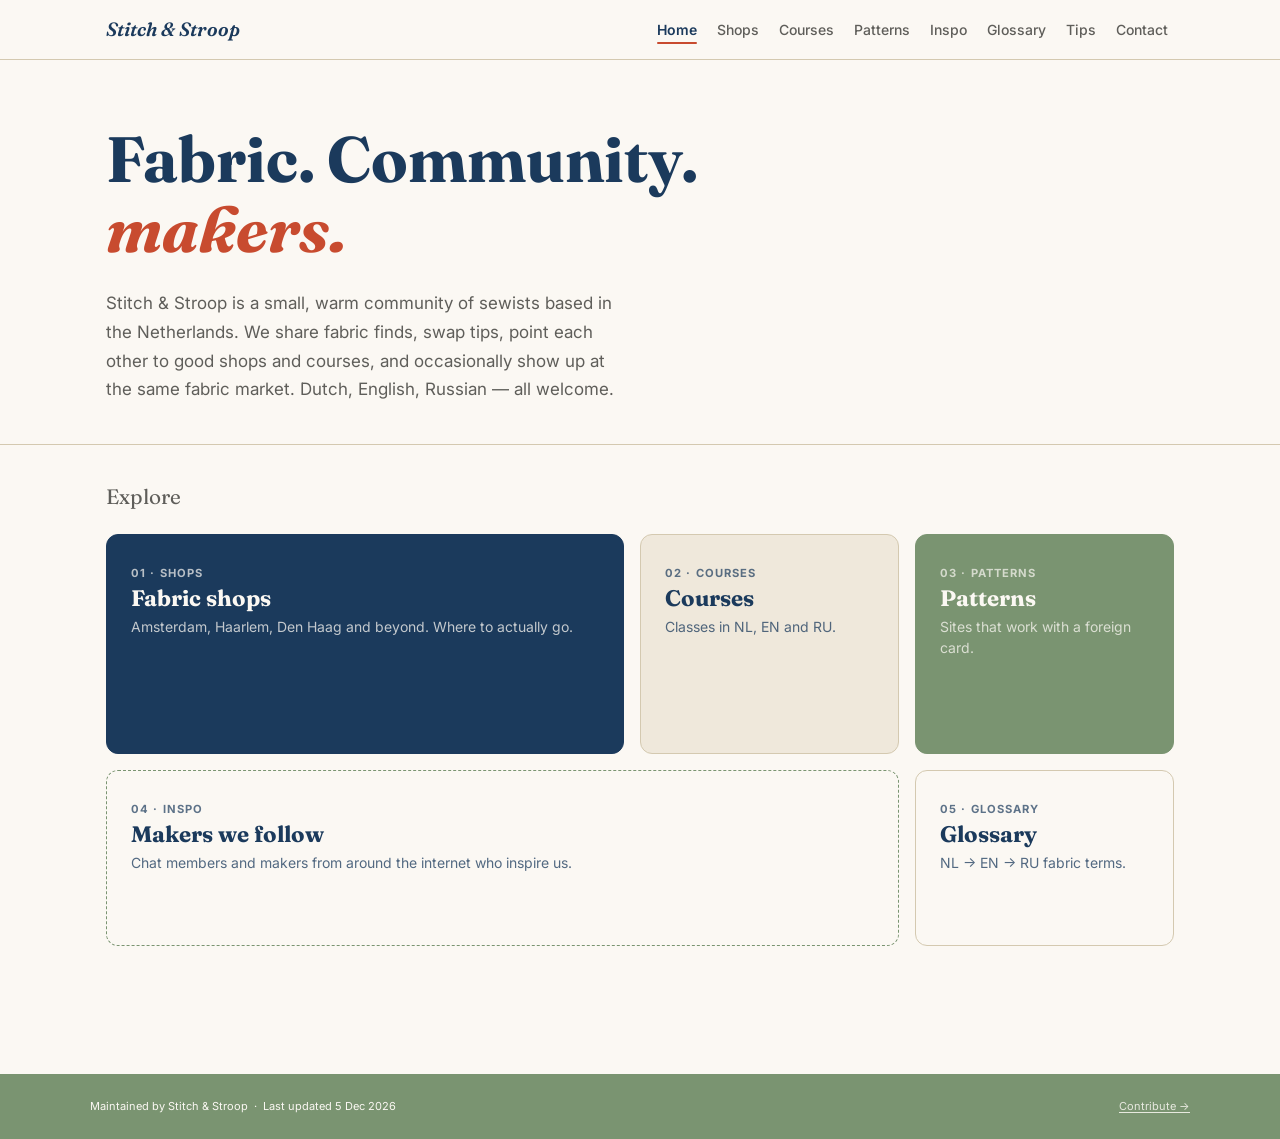
<file: index.html>
<!DOCTYPE html>
<html lang="en">
<head>
  <meta charset="UTF-8">
  <meta name="viewport" content="width=device-width, initial-scale=1.0">
  <title>Stitch &amp; Stroop — Netherlands Sewing Community</title>
  <meta name="description" content="A community for fabric lovers and sewists based in the Netherlands. Find shops, courses, patterns, and fellow makers.">
  <link rel="icon" type="image/svg+xml" href="assets/favicon.svg">
  <link rel="stylesheet" href="css/style.css">
</head>
<body>

  <!-- Nav injected by nav.js -->
  <div id="site-nav"></div>

  <main>

    <!-- Hero -->
    <section class="hero" aria-label="Welcome">
      <div class="container">
        <h1>Fabric. Community. <em>makers.</em></h1>
        <p class="hero-intro">
          Stitch &amp; Stroop is a small, warm community of sewists based in the Netherlands.
          We share fabric finds, swap tips, point each other to good shops and courses,
          and occasionally show up at the same fabric market.
          Dutch, English, Russian — all welcome.
        </p>
      </div>
    </section>

    <!-- Tile Grid -->
    <section class="tiles-section" id="explore" aria-label="Browse the community">
      <div class="container">
        <h2>Explore</h2>
        <div class="tile-grid" role="list">

          <a href="stores.html" class="tile tile--shops" role="listitem" aria-label="Fabric shops">
            <div>
              <span class="tile-eyebrow">01 &middot; Shops</span>
              <p class="tile-title">Fabric shops</p>
              <p class="tile-desc">Amsterdam, Haarlem, Den Haag and beyond. Where to actually go.</p>
            </div>
            <span class="tile-arrow" aria-hidden="true">&rarr;</span>
          </a>

          <a href="courses.html" class="tile tile--courses" role="listitem" aria-label="Sewing courses">
            <div>
              <span class="tile-eyebrow">02 &middot; Courses</span>
              <p class="tile-title">Courses</p>
              <p class="tile-desc">Classes in NL, EN and RU.</p>
            </div>
            <span class="tile-arrow" aria-hidden="true">&rarr;</span>
          </a>

          <a href="patterns.html" class="tile tile--patterns" role="listitem" aria-label="Pattern websites">
            <div>
              <span class="tile-eyebrow">03 &middot; Patterns</span>
              <p class="tile-title">Patterns</p>
              <p class="tile-desc">Sites that work with a foreign card.</p>
            </div>
            <span class="tile-arrow" aria-hidden="true">&rarr;</span>
          </a>

          <a href="inspiration.html" class="tile tile--inspo" role="listitem" aria-label="Makers we follow">
            <div>
              <span class="tile-eyebrow">04 &middot; Inspo</span>
              <p class="tile-title">Makers we follow</p>
              <p class="tile-desc">Chat members and makers from around the internet who inspire us.</p>
            </div>
            <span class="tile-arrow" aria-hidden="true">&rarr;</span>
          </a>

          <a href="glossary.html" class="tile tile--glossary" role="listitem" aria-label="Fabric glossary">
            <div>
              <span class="tile-eyebrow">05 &middot; Glossary</span>
              <p class="tile-title">Glossary</p>
              <p class="tile-desc">NL &rarr; EN &rarr; RU fabric terms.</p>
            </div>
            <span class="tile-arrow" aria-hidden="true">&rarr;</span>
          </a>

        </div>
      </div>
    </section>

  </main>

  <!-- Footer injected by nav.js -->
  <div id="site-footer"></div>

  <noscript>
    <div class="container">
      <div class="noscript-warning">
        This site uses JavaScript to load content. Please enable JavaScript to see shop listings, maps, courses, and more.
      </div>
    </div>
  </noscript>

  <script type="module" src="js/nav.js"></script>

</body>
</html>
</file>
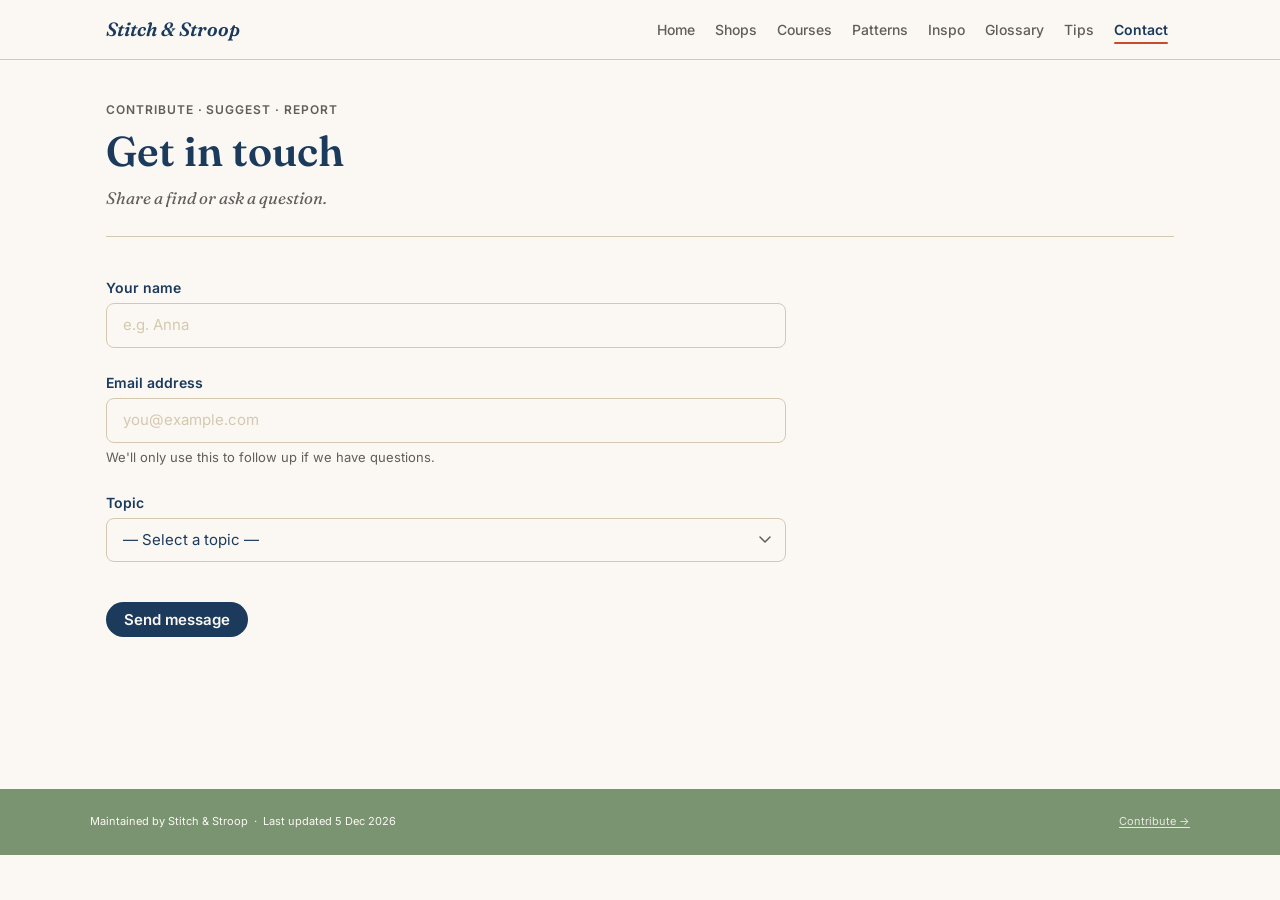
<file: contact.html>
<!DOCTYPE html>
<html lang="en">
<head>
  <meta charset="UTF-8">
  <meta name="viewport" content="width=device-width, initial-scale=1.0">
  <title>Contact — Stitch &amp; Stroop</title>
  <meta name="description" content="Share a fabric shop find, suggest a course, or ask a question. Help keep Stitch &amp; Stroop useful for everyone.">
  <link rel="icon" type="image/svg+xml" href="assets/favicon.svg">
  <link rel="stylesheet" href="css/style.css">
</head>
<body>

  <div id="site-nav"></div>

  <main>
    <div class="container">

      <header class="page-header">
        <span class="eyebrow">Contribute &middot; suggest &middot; report</span>
        <h1>Get in touch</h1>
        <p class="subtitle">Share a find or ask a question.</p>
      </header>

      <div class="form-section">

        <!-- Thank you message (hidden until form submitted) -->
        <div id="thank-you" class="thank-you" hidden aria-live="polite">
          <h2>Thank you!</h2>
          <p>Your message has been received. We'll review it and update the site if it's a good fit.</p>
          <p style="margin-top: var(--space-md);">
            <a href="index.html" class="btn btn-secondary btn-sm">Back to home</a>
          </p>
        </div>

        <!-- Contact form -->
        <form id="contact-form" action="https://formspree.io/f/xzdyrzdl" method="POST" novalidate>

          <!-- Always-visible fields -->
          <div class="form-group">
            <label for="name">Your name</label>
            <input type="text" id="name" name="name" required placeholder="e.g. Anna" autocomplete="name">
          </div>

          <div class="form-group">
            <label for="email">Email address</label>
            <input type="email" id="email" name="email" required placeholder="you@example.com" autocomplete="email">
            <span class="form-hint">We'll only use this to follow up if we have questions.</span>
          </div>

          <div class="form-group">
            <label for="topic">Topic</label>
            <select id="topic" name="topic" required>
              <option value="">— Select a topic —</option>
              <option value="suggest-store">Suggest a new store</option>
              <option value="suggest-course">Suggest a new course</option>
              <option value="suggest-pattern">Suggest a pattern site</option>
              <option value="suggest-inspo">Suggest an inspiration link</option>
              <option value="add-glossary">Add a glossary term</option>
              <option value="report-issue">Report a broken link or outdated info</option>
              <option value="general">General question</option>
            </select>
          </div>

          <!-- Fieldset: Suggest a store -->
          <fieldset id="fieldset-store" hidden>
            <div class="form-group">
              <label for="store-name">Shop name</label>
              <input type="text" id="store-name" name="store_name" placeholder="e.g. Stoffen Stad Amsterdam">
            </div>
            <div class="form-group">
              <label for="store-city">City</label>
              <input type="text" id="store-city" name="store_city" placeholder="e.g. Amsterdam">
            </div>
            <div class="form-group">
              <label for="store-website">Website (optional)</label>
              <input type="url" id="store-website" name="store_website" placeholder="https://…">
            </div>
            <div class="form-group">
              <label for="store-notes">Notes</label>
              <textarea id="store-notes" name="store_notes" placeholder="What makes it worth visiting? Any tips on opening hours, parking, payment?"></textarea>
            </div>
          </fieldset>

          <!-- Fieldset: Suggest a course -->
          <fieldset id="fieldset-course" hidden>
            <div class="form-group">
              <label for="course-name">Course or studio name</label>
              <input type="text" id="course-name" name="course_name" placeholder="e.g. Atelier de Naald">
            </div>
            <div class="form-group">
              <label for="course-city">City</label>
              <input type="text" id="course-city" name="course_city" placeholder="e.g. Rotterdam">
            </div>
            <div class="form-group">
              <label for="course-website">Website</label>
              <input type="url" id="course-website" name="course_website" placeholder="https://…">
            </div>
            <div class="form-group">
              <label for="course-lang">Languages taught</label>
              <input type="text" id="course-lang" name="course_languages" placeholder="e.g. Dutch, English">
            </div>
            <div class="form-group">
              <label for="course-notes">Notes</label>
              <textarea id="course-notes" name="course_notes" placeholder="Schedule, skill level, anything else useful"></textarea>
            </div>
          </fieldset>

          <!-- Fieldset: Suggest a pattern site -->
          <fieldset id="fieldset-pattern" hidden>
            <div class="form-group">
              <label for="pattern-name">Site or brand name</label>
              <input type="text" id="pattern-name" name="pattern_name" placeholder="e.g. Deer &amp; Doe">
            </div>
            <div class="form-group">
              <label for="pattern-url">URL</label>
              <input type="url" id="pattern-url" name="pattern_url" placeholder="https://…">
            </div>
            <div class="form-group">
              <label for="pattern-notes">Notes</label>
              <textarea id="pattern-notes" name="pattern_notes" placeholder="Languages, accepted payment methods, style of patterns, anything else to know"></textarea>
            </div>
          </fieldset>

          <!-- Fieldset: Suggest an inspiration link -->
          <fieldset id="fieldset-inspo" hidden>
            <div class="form-group">
              <label for="inspo-name">Name or handle</label>
              <input type="text" id="inspo-name" name="inspo_name" placeholder="e.g. @sewingwithsun">
            </div>
            <div class="form-group">
              <label for="inspo-url">Link (Instagram, website, YouTube…)</label>
              <input type="url" id="inspo-url" name="inspo_url" placeholder="https://…">
            </div>
            <div class="form-group">
              <label for="inspo-notes">Why do you love them?</label>
              <textarea id="inspo-notes" name="inspo_notes" placeholder="What do they make, what's special about their work?"></textarea>
            </div>
          </fieldset>

          <!-- Fieldset: Add a glossary term -->
          <fieldset id="fieldset-glossary" hidden>
            <div class="form-group">
              <label for="gloss-nl">Dutch term</label>
              <input type="text" id="gloss-nl" name="gloss_nl" placeholder="e.g. Elastiek">
            </div>
            <div class="form-group">
              <label for="gloss-en">English translation</label>
              <input type="text" id="gloss-en" name="gloss_en" placeholder="e.g. Elastic">
            </div>
            <div class="form-group">
              <label for="gloss-ru">Russian translation (optional)</label>
              <input type="text" id="gloss-ru" name="gloss_ru" placeholder="e.g. Резинка">
            </div>
            <div class="form-group">
              <label for="gloss-category">Category</label>
              <select id="gloss-category" name="gloss_category">
                <option value="">— Choose —</option>
                <option value="fibre">Fibres</option>
                <option value="weave">Weaves</option>
                <option value="notion">Notions</option>
                <option value="technique">Techniques</option>
              </select>
            </div>
            <div class="form-group">
              <label for="gloss-note">Note (optional)</label>
              <textarea id="gloss-note" name="gloss_note" placeholder="Any useful context or tips about this term"></textarea>
            </div>
          </fieldset>

          <!-- Fieldset: Report issue -->
          <fieldset id="fieldset-issue" hidden>
            <div class="form-group">
              <label for="issue-page">Which page?</label>
              <select id="issue-page" name="issue_page">
                <option value="">— Choose —</option>
                <option value="stores">Fabric Shops</option>
                <option value="courses">Courses</option>
                <option value="patterns">Patterns</option>
                <option value="inspiration">Inspiration</option>
                <option value="glossary">Glossary</option>
                <option value="faq">Tips / FAQ</option>
                <option value="other">Other / not sure</option>
              </select>
            </div>
            <div class="form-group">
              <label for="issue-description">What's wrong?</label>
              <textarea id="issue-description" name="issue_description" placeholder="e.g. The website link for X shop is broken. / The opening hours for Y are out of date."></textarea>
            </div>
          </fieldset>

          <!-- Fieldset: General question -->
          <fieldset id="fieldset-general" hidden>
            <div class="form-group">
              <label for="general-message">Your message</label>
              <textarea id="general-message" name="general_message" rows="5" placeholder="What's on your mind?"></textarea>
            </div>
          </fieldset>

          <!-- Submit -->
          <div class="form-group" style="margin-top: var(--space-xl);">
            <button type="submit" id="submit-btn" class="btn btn-primary">Send message</button>
          </div>

        </form>

      </div><!-- end .form-section -->

      <div style="height: var(--space-2xl);"></div>

    </div>
  </main>

  <div id="site-footer"></div>

  <script type="module" src="js/nav.js"></script>
  <script type="module" src="js/contact.js"></script>

</body>
</html>
</file>
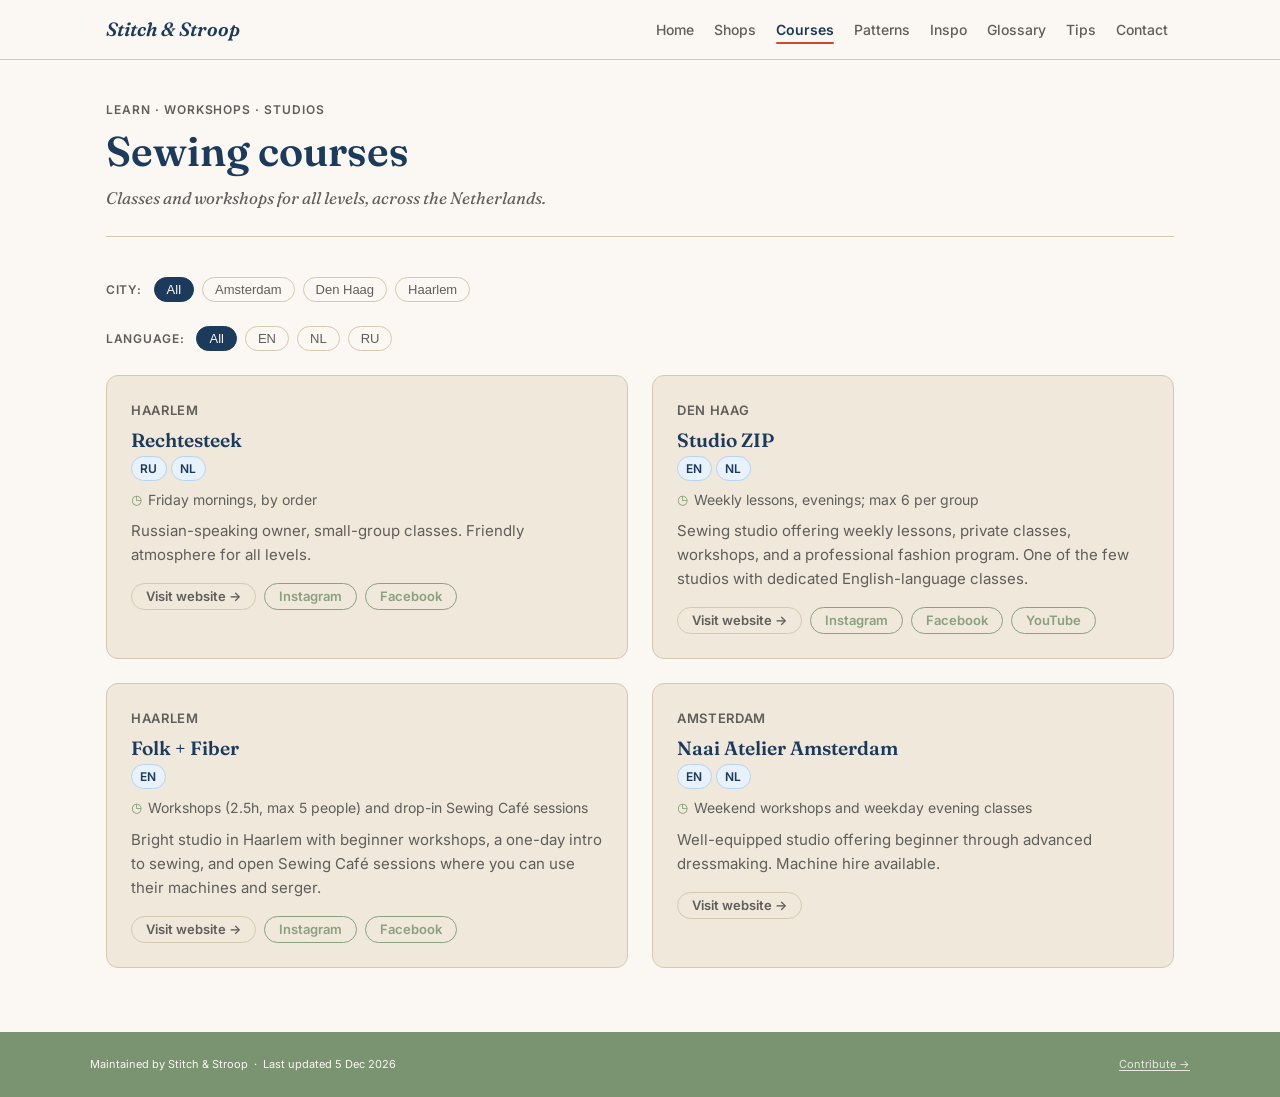
<file: courses.html>
<!DOCTYPE html>
<html lang="en">
<head>
  <meta charset="UTF-8">
  <meta name="viewport" content="width=device-width, initial-scale=1.0">
  <title>Sewing Courses — Stitch &amp; Stroop</title>
  <meta name="description" content="Sewing classes and workshops in the Netherlands, in Dutch, English, and Russian.">
  <link rel="icon" type="image/svg+xml" href="assets/favicon.svg">
  <link rel="stylesheet" href="css/style.css">
</head>
<body>

  <div id="site-nav"></div>

  <main>
    <div class="container">

      <header class="page-header">
        <span class="eyebrow">Learn &middot; workshops &middot; studios</span>
        <h1>Sewing courses</h1>
        <p class="subtitle">Classes and workshops for all levels, across the Netherlands.</p>
      </header>

      <!-- City filters -->
      <div id="city-filters" class="filter-chips" role="group" aria-label="Filter by city"></div>

      <!-- Language filters -->
      <div id="lang-filters" class="filter-chips" role="group" aria-label="Filter by language"></div>

      <!-- Course cards -->
      <div id="course-list" aria-live="polite" aria-label="Course listings"></div>


    </div>
  </main>

  <div id="site-footer"></div>

  <noscript>
    <div class="container">
      <div class="noscript-warning">
        Course listings require JavaScript. Please enable JavaScript in your browser to view this page.
      </div>
    </div>
  </noscript>

  <script type="module" src="js/nav.js"></script>
  <script type="module" src="js/courses.js"></script>

</body>
</html>
</file>
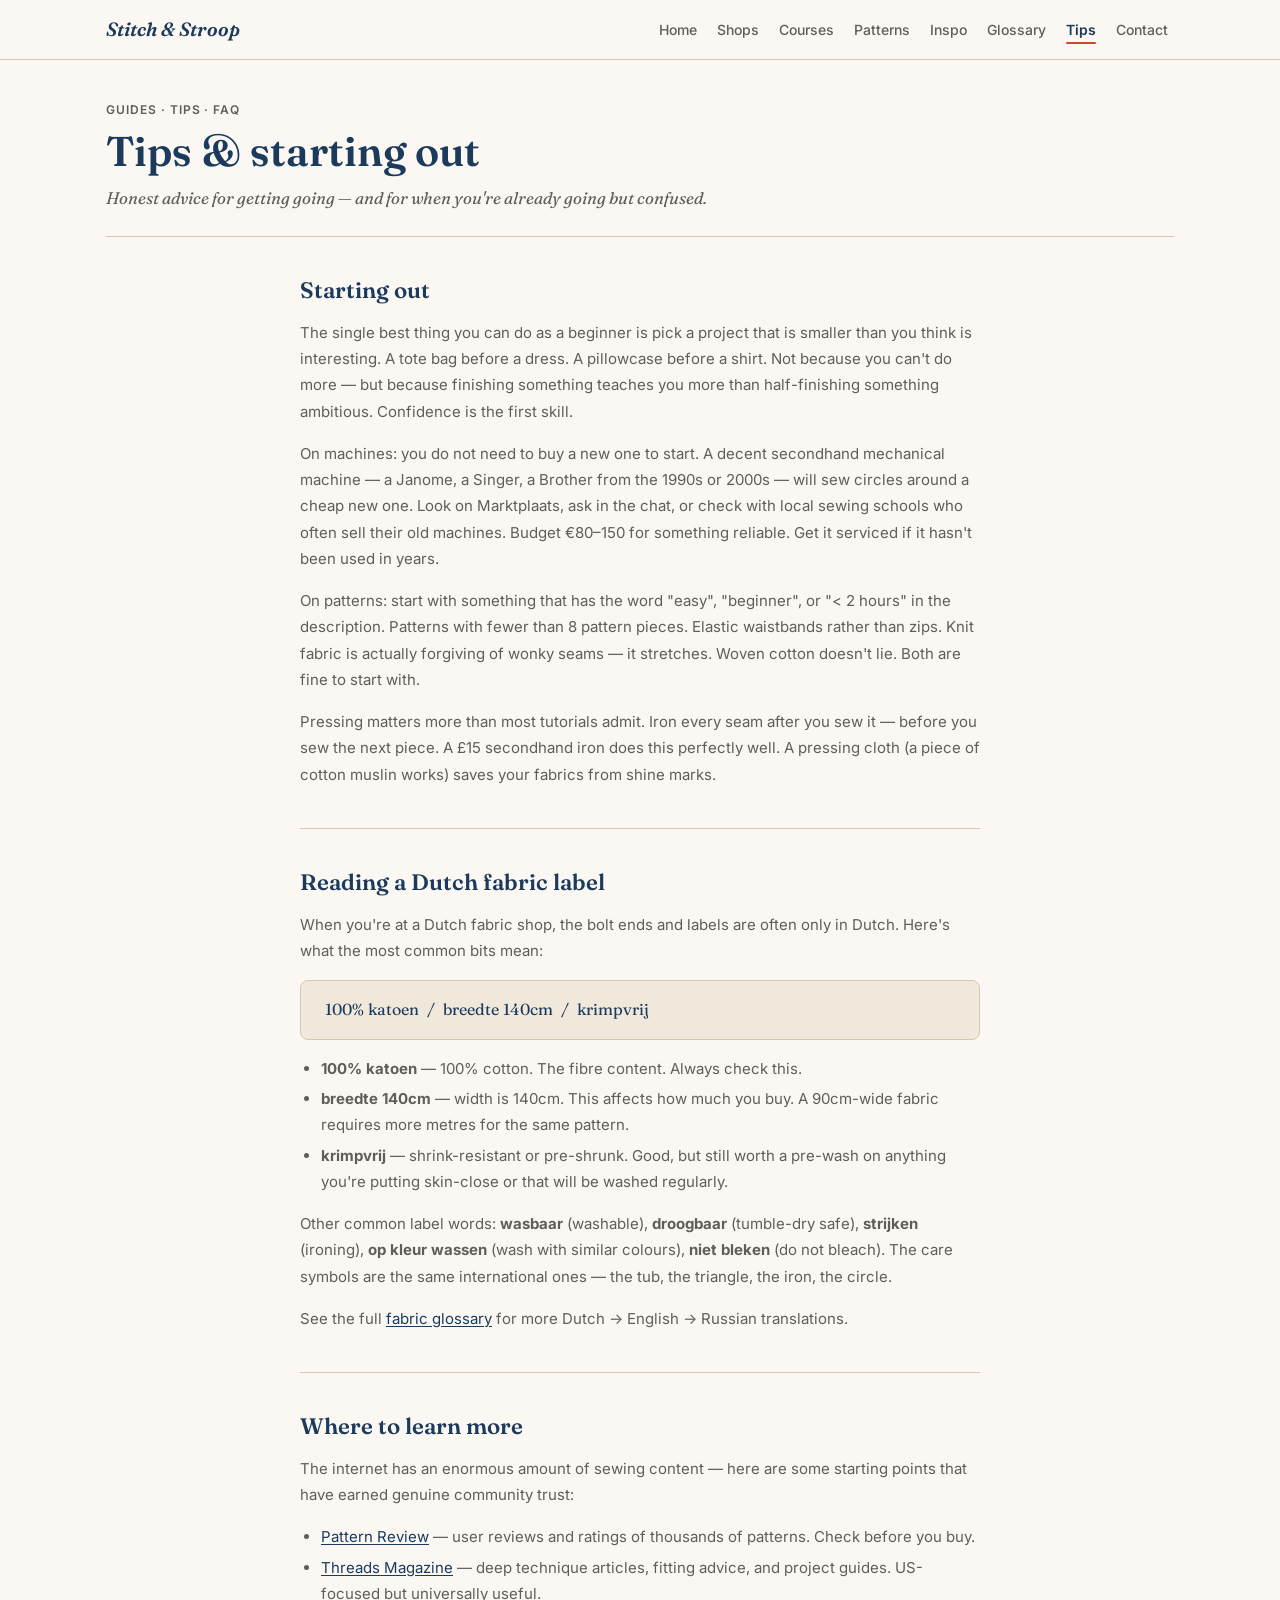
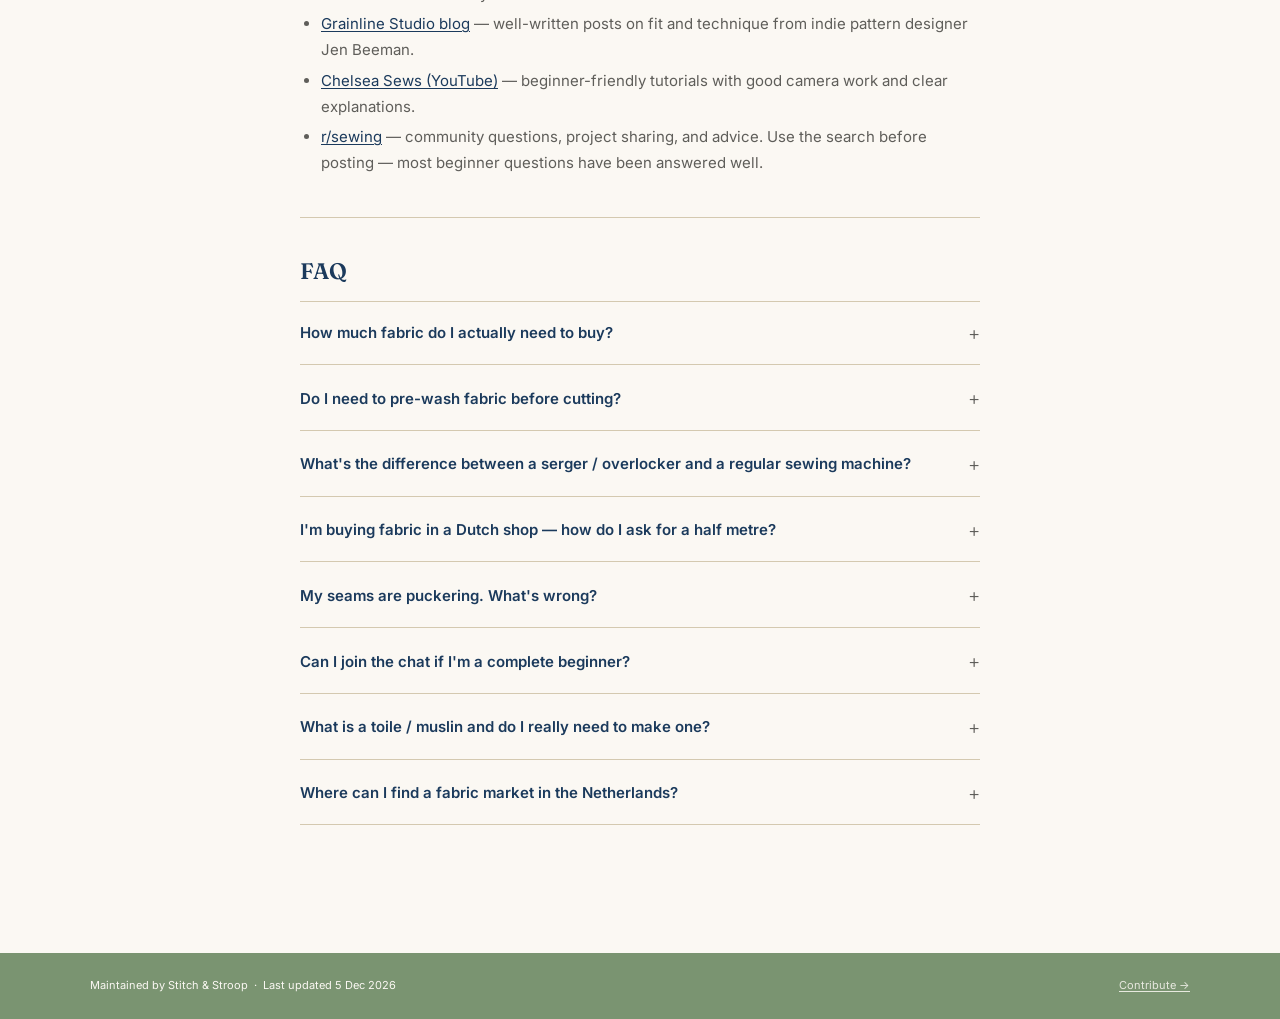
<file: faq.html>
<!DOCTYPE html>
<html lang="en">
<head>
  <meta charset="UTF-8">
  <meta name="viewport" content="width=device-width, initial-scale=1.0">
  <title>Tips &amp; FAQ — Stitch &amp; Stroop</title>
  <meta name="description" content="Beginner sewing tips, how to read a Dutch fabric label, and answers to common questions from the Stitch &amp; Stroop community.">
  <link rel="icon" type="image/svg+xml" href="assets/favicon.svg">
  <link rel="stylesheet" href="css/style.css">
</head>
<body>

  <div id="site-nav"></div>

  <main>
    <div class="container">

      <header class="page-header">
        <span class="eyebrow">Guides &middot; tips &middot; FAQ</span>
        <h1>Tips &amp; starting out</h1>
        <p class="subtitle">Honest advice for getting going — and for when you're already going but confused.</p>
      </header>

      <div class="prose">

        <!-- Section: Starting out -->
        <h2>Starting out</h2>

        <p>
          The single best thing you can do as a beginner is pick a project that is smaller than you think is interesting.
          A tote bag before a dress. A pillowcase before a shirt. Not because you can't do more — but because finishing
          something teaches you more than half-finishing something ambitious. Confidence is the first skill.
        </p>

        <p>
          On machines: you do not need to buy a new one to start. A decent secondhand mechanical machine — a Janome,
          a Singer, a Brother from the 1990s or 2000s — will sew circles around a cheap new one. Look on Marktplaats,
          ask in the chat, or check with local sewing schools who often sell their old machines. Budget €80–150 for
          something reliable. Get it serviced if it hasn't been used in years.
        </p>

        <p>
          On patterns: start with something that has the word "easy", "beginner", or "&lt; 2 hours" in the description.
          Patterns with fewer than 8 pattern pieces. Elastic waistbands rather than zips. Knit fabric is actually
          forgiving of wonky seams — it stretches. Woven cotton doesn't lie. Both are fine to start with.
        </p>

        <p>
          Pressing matters more than most tutorials admit. Iron every seam after you sew it — before you sew the next
          piece. A £15 secondhand iron does this perfectly well. A pressing cloth (a piece of cotton muslin works)
          saves your fabrics from shine marks.
        </p>

        <!-- Section: Reading a Dutch label -->
        <h2>Reading a Dutch fabric label</h2>

        <p>
          When you're at a Dutch fabric shop, the bolt ends and labels are often only in Dutch. Here's what the most
          common bits mean:
        </p>

        <samp class="label-example">100% katoen &nbsp;/&nbsp; breedte 140cm &nbsp;/&nbsp; krimpvrij</samp>

        <ul>
          <li><strong>100% katoen</strong> — 100% cotton. The fibre content. Always check this.</li>
          <li><strong>breedte 140cm</strong> — width is 140cm. This affects how much you buy. A 90cm-wide fabric requires more metres for the same pattern.</li>
          <li><strong>krimpvrij</strong> — shrink-resistant or pre-shrunk. Good, but still worth a pre-wash on anything you're putting skin-close or that will be washed regularly.</li>
        </ul>

        <p>
          Other common label words: <strong>wasbaar</strong> (washable), <strong>droogbaar</strong> (tumble-dry safe),
          <strong>strijken</strong> (ironing), <strong>op kleur wassen</strong> (wash with similar colours),
          <strong>niet bleken</strong> (do not bleach). The care symbols are the same international ones — the
          tub, the triangle, the iron, the circle.
        </p>

        <p>
          See the full <a href="glossary.html">fabric glossary</a> for more Dutch &rarr; English &rarr; Russian translations.
        </p>

        <!-- Section: Where to learn more -->
        <h2>Where to learn more</h2>

        <p>
          The internet has an enormous amount of sewing content — here are some starting points that have earned
          genuine community trust:
        </p>

        <ul>
          <li><a href="https://www.sewingpatternreview.com/" target="_blank" rel="noopener">Pattern Review</a> — user reviews and ratings of thousands of patterns. Check before you buy.</li>
          <li><a href="https://www.threadsmagazine.com/" target="_blank" rel="noopener">Threads Magazine</a> — deep technique articles, fitting advice, and project guides. US-focused but universally useful.</li>
          <li><a href="https://grainlinestudio.com/blogs/blog" target="_blank" rel="noopener">Grainline Studio blog</a> — well-written posts on fit and technique from indie pattern designer Jen Beeman.</li>
          <li><a href="https://www.youtube.com/@ChelseaSews" target="_blank" rel="noopener">Chelsea Sews (YouTube)</a> — beginner-friendly tutorials with good camera work and clear explanations.</li>
          <li><a href="https://www.reddit.com/r/sewing/" target="_blank" rel="noopener">r/sewing</a> — community questions, project sharing, and advice. Use the search before posting — most beginner questions have been answered well.</li>
        </ul>

        <!-- Section: FAQ -->
        <h2>FAQ</h2>

        <div class="faq-list">

          <details class="faq-item">
            <summary>How much fabric do I actually need to buy?</summary>
            <div class="faq-body">
              <p>
                Your pattern will tell you — but always add at least 10% for pre-washing shrinkage, cutting mistakes,
                and the grain-line panic that hits at 11pm. Patterns usually give yardage for 60" (150cm) and sometimes
                45" (115cm) width. If your fabric is narrower than the pattern assumes, you'll need more.
              </p>
              <p>
                As a rough guide: a basic top takes 1–1.5m; a dress 2–3m; trousers 1.5–2.5m; a full coat 3–4m+.
                These are not precise — always follow the pattern.
              </p>
            </div>
          </details>

          <details class="faq-item">
            <summary>Do I need to pre-wash fabric before cutting?</summary>
            <div class="faq-body">
              <p>
                For natural fibres (cotton, linen, viscose) — yes, almost always. They can shrink 5–10% in the first wash.
                Pre-wash at the temperature you plan to wash the finished garment.
              </p>
              <p>
                For polyester and other synthetics — usually not essential, but still worth a gentle wash to remove
                any manufacturing coatings that can affect how the fabric handles.
              </p>
              <p>
                For fabric you plan to dry-clean — follow the cleaning instructions on the bolt.
              </p>
            </div>
          </details>

          <details class="faq-item">
            <summary>What's the difference between a serger / overlocker and a regular sewing machine?</summary>
            <div class="faq-body">
              <p>
                A regular sewing machine sews a lockstitch — two threads interlocking. It's what you use for the
                main construction seams, topstitching, buttonholes, and most sewing tasks.
              </p>
              <p>
                A serger (called an overlocker in Dutch: <em>overlocker</em> or <em>lockmachine</em>) uses 3–5 threads
                to wrap the edge of the fabric, trim the seam allowance, and finish in one pass. It gives that
                professional ready-to-wear edge inside garments. You don't need one to start — many excellent sewists
                use pinking shears or a zigzag stitch on their regular machine for years.
              </p>
            </div>
          </details>

          <details class="faq-item">
            <summary>I'm buying fabric in a Dutch shop — how do I ask for a half metre?</summary>
            <div class="faq-body">
              <p>
                <em>"Mag ik een halve meter, alsjeblieft?"</em> — May I have half a metre, please?
              </p>
              <p>
                <em>"Twee meter, alsjeblieft."</em> — Two metres, please.
              </p>
              <p>
                Most shop staff in Amsterdam are comfortable with English too, but making the attempt in Dutch is
                always appreciated.
              </p>
            </div>
          </details>

          <details class="faq-item">
            <summary>My seams are puckering. What's wrong?</summary>
            <div class="faq-body">
              <p>
                Thread tension is the usual culprit — try adjusting the upper tension dial by small increments.
                Wrong needle for the fabric is another common cause: a ballpoint needle for knits, a sharp for
                wovens, a microtex for silk. Cheap thread tangles and breaks at the needle; switching to a better
                thread (Gutermann, Gütermann, Coats) often fixes persistent puckering.
              </p>
              <p>
                Also: sew with the fabric relaxed on the machine — don't pull it through. Let the feed dogs do
                their job.
              </p>
            </div>
          </details>

          <details class="faq-item">
            <summary>Can I join the chat if I'm a complete beginner?</summary>
            <div class="faq-body">
              <p>
                Absolutely — the community is for everyone who sews or wants to start. There are no minimum skill
                requirements. The chat language is a mix of Dutch, English, and Russian, and everyone's welcome
                to write in whatever language they're most comfortable with.
              </p>
            </div>
          </details>

          <details class="faq-item">
            <summary>What is a toile / muslin and do I really need to make one?</summary>
            <div class="faq-body">
              <p>
                A toile (in Dutch: <em>proefexemplaar</em>; in the US called a muslin) is a test version of your garment
                sewn in cheap fabric before cutting into your good fabric. It lets you check the fit and spot problems
                before they're expensive.
              </p>
              <p>
                For beginner projects — simple tops, elastic-waist skirts, tote bags — no, you probably don't need one.
                For anything with a fitted bodice, structured jacket, or expensive fabric — yes, really, make the toile.
                The hour it takes will save three hours of frustrated unpicking.
              </p>
            </div>
          </details>

          <details class="faq-item">
            <summary>Where can I find a fabric market in the Netherlands?</summary>
            <div class="faq-body">
              <p>
                The <strong>Lapjesmarkt in Utrecht</strong> happens on Saturday mornings and is one of the best
                general fabric markets in the country. Amsterdam's <strong>Albert Cuypmarkt</strong> has a handful
                of fabric stalls. Various cities also have occasional fabric-specific markets — keep an eye on the
                community chat for announcements, or search <em>"lapjesmarkt"</em> with your city name.
              </p>
            </div>
          </details>

        </div><!-- end .faq-list -->

      </div><!-- end .prose -->

      <div style="height: var(--space-2xl);"></div>

    </div>
  </main>

  <div id="site-footer"></div>

  <script type="module" src="js/nav.js"></script>

</body>
</html>
</file>
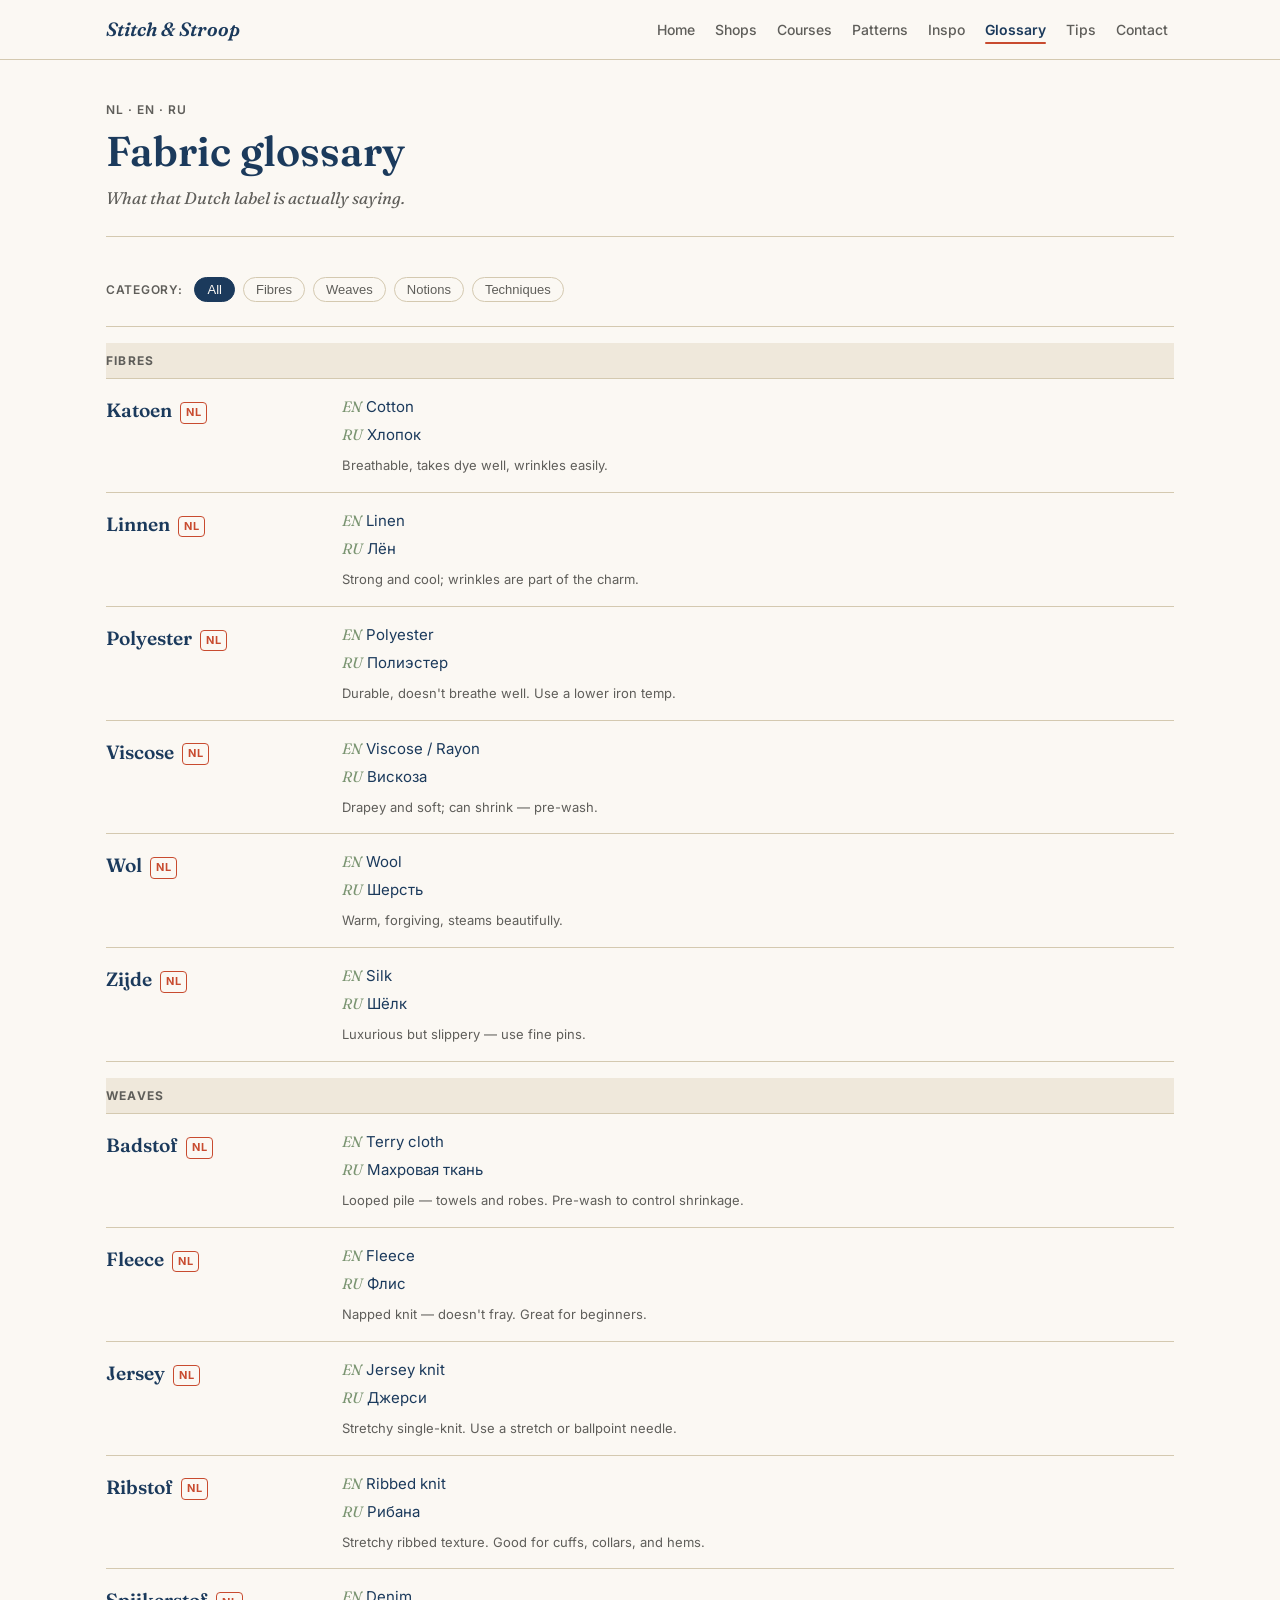
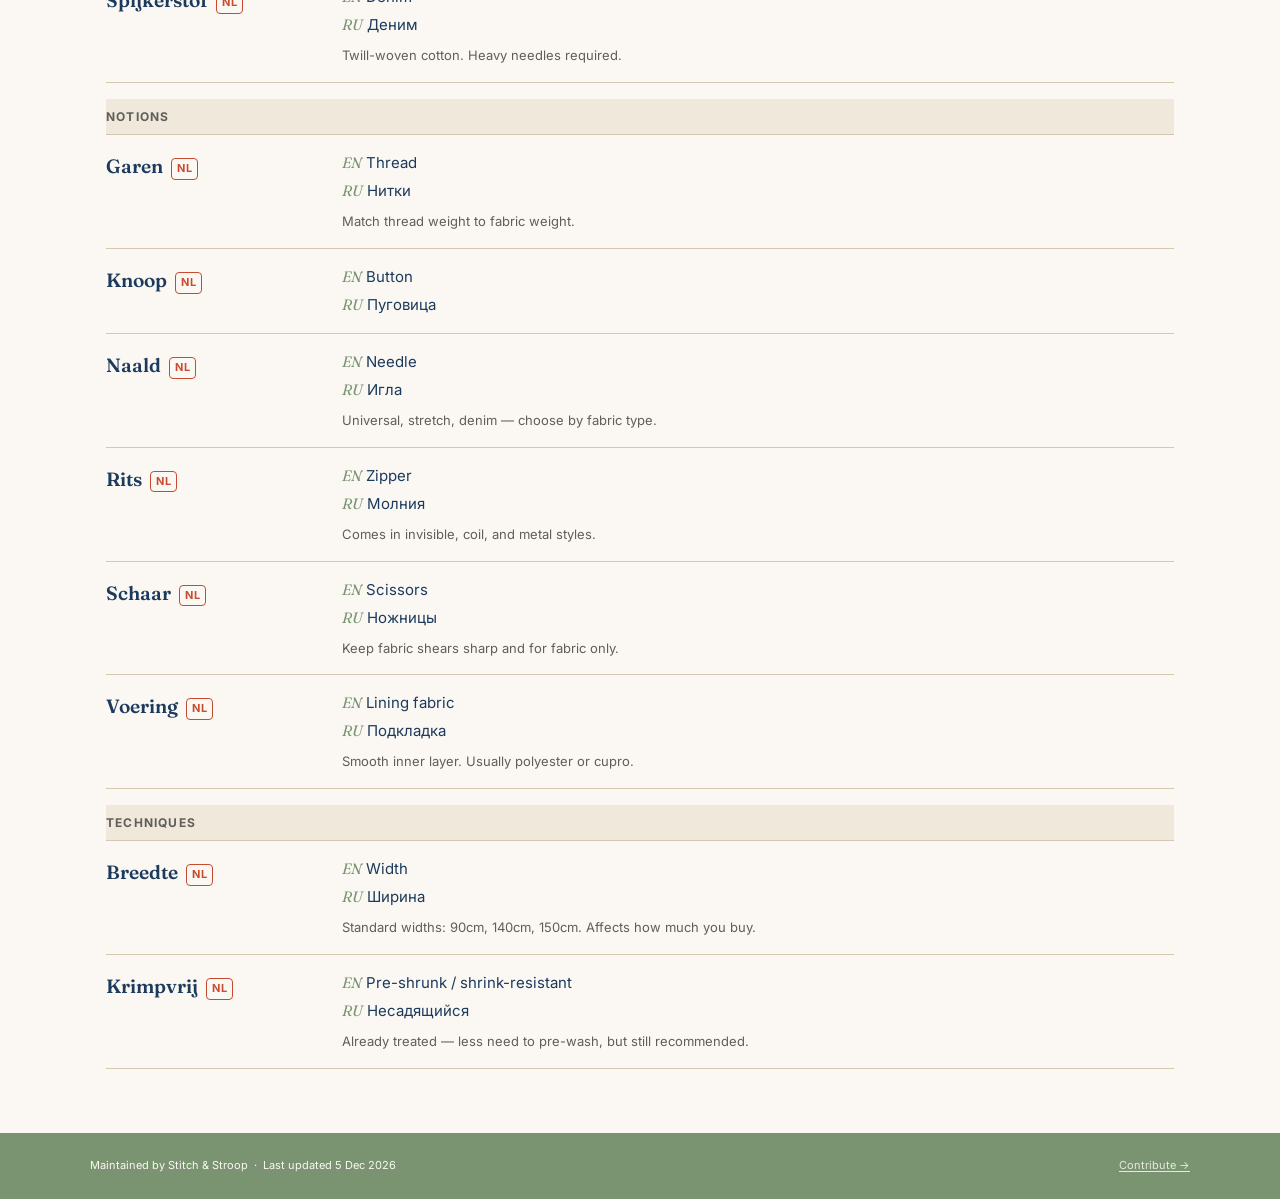
<file: glossary.html>
<!DOCTYPE html>
<html lang="en">
<head>
  <meta charset="UTF-8">
  <meta name="viewport" content="width=device-width, initial-scale=1.0">
  <title>Fabric Glossary — Stitch &amp; Stroop</title>
  <meta name="description" content="Dutch, English, and Russian fabric terms — what that Dutch label is actually saying.">
  <link rel="icon" type="image/svg+xml" href="assets/favicon.svg">
  <link rel="stylesheet" href="css/style.css">
</head>
<body>

  <div id="site-nav"></div>

  <main>
    <div class="container">

      <header class="page-header">
        <span class="eyebrow">NL &middot; EN &middot; RU</span>
        <h1>Fabric glossary</h1>
        <p class="subtitle">What that Dutch label is actually saying.</p>
      </header>

      <!-- Category filters -->
      <div id="category-filters" class="filter-chips" role="group" aria-label="Filter by category"></div>

      <!-- Glossary list -->
      <div id="glossary-list" aria-live="polite" aria-label="Glossary terms"></div>


    </div>
  </main>

  <div id="site-footer"></div>

  <noscript>
    <div class="container">
      <div class="noscript-warning">
        The glossary requires JavaScript. Please enable JavaScript in your browser to view this page.
      </div>
    </div>
  </noscript>

  <script type="module" src="js/nav.js"></script>
  <script type="module" src="js/glossary.js"></script>

</body>
</html>
</file>
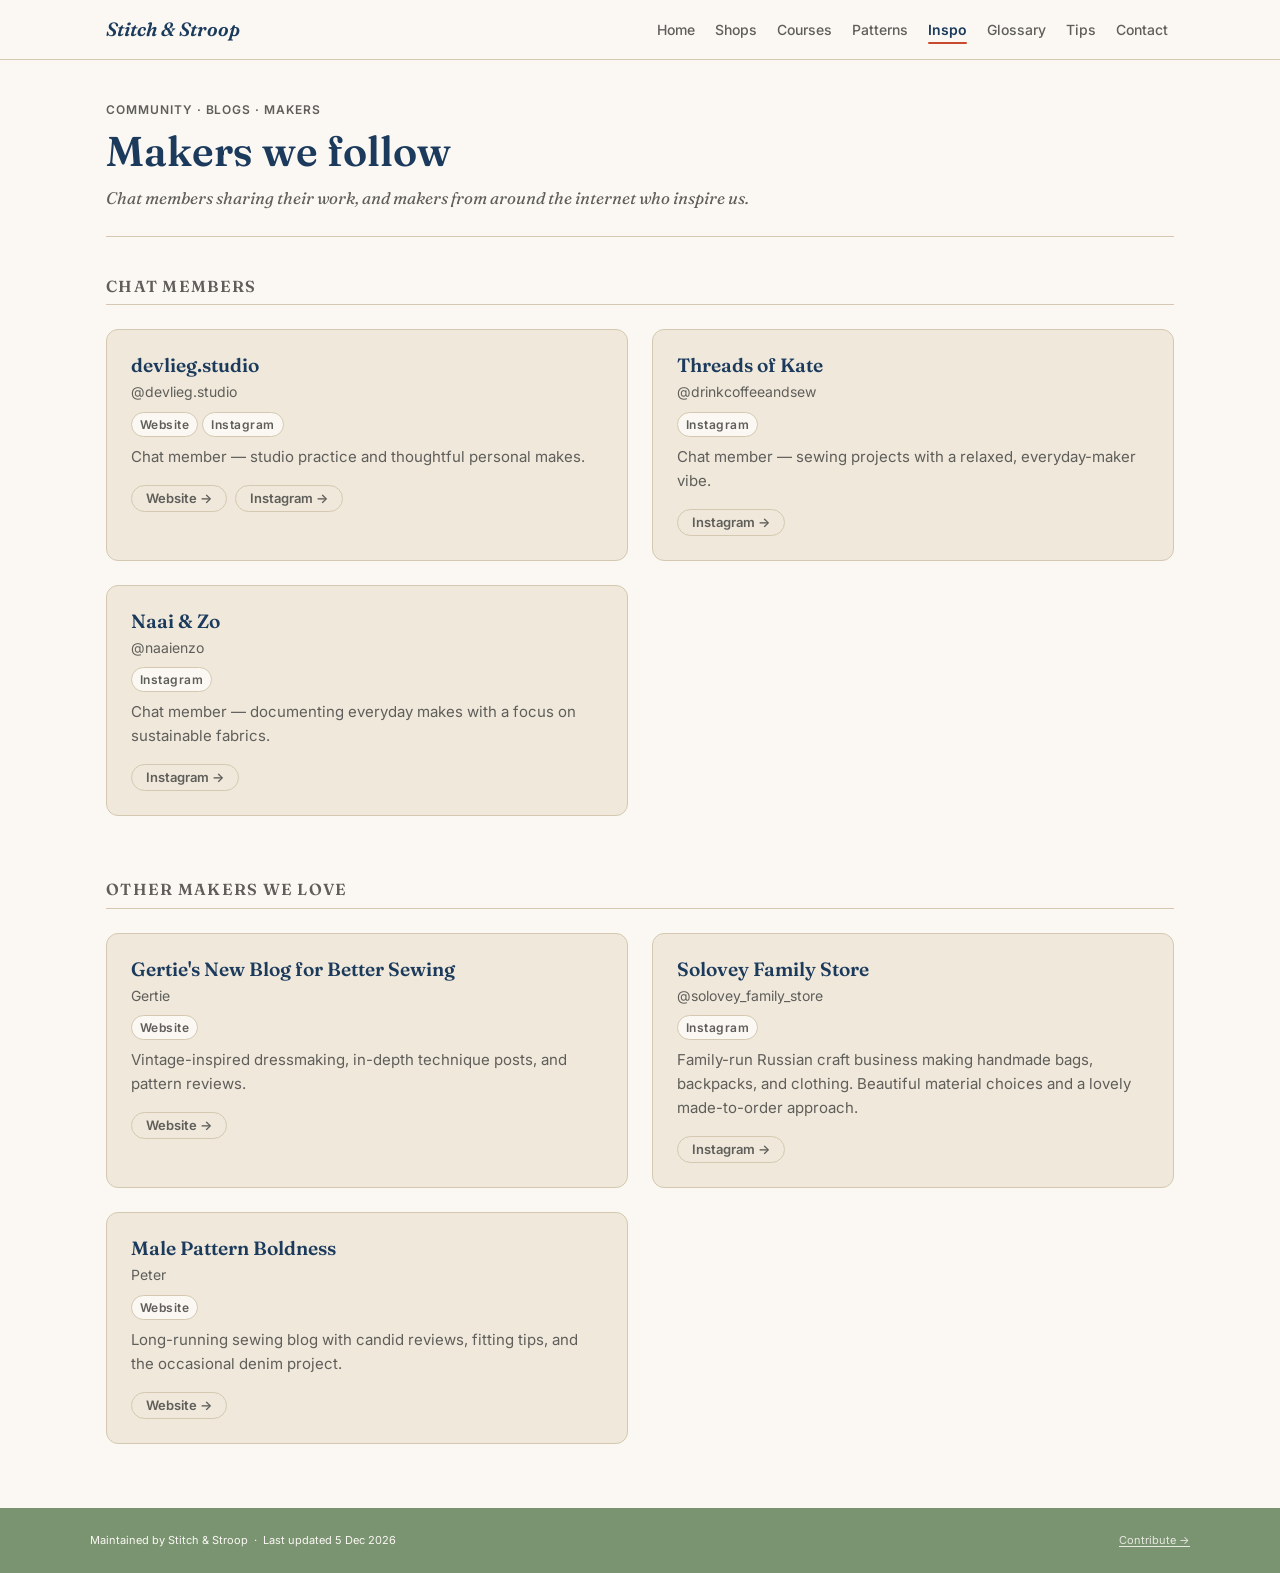
<file: inspiration.html>
<!DOCTYPE html>
<html lang="en">
<head>
  <meta charset="UTF-8">
  <meta name="viewport" content="width=device-width, initial-scale=1.0">
  <title>Makers We Follow — Stitch &amp; Stroop</title>
  <meta name="description" content="Sewists and makers we love — chat members and inspiration from around the internet.">
  <link rel="icon" type="image/svg+xml" href="assets/favicon.svg">
  <link rel="stylesheet" href="css/style.css">
</head>
<body>

  <div id="site-nav"></div>

  <main>
    <div class="container">

      <header class="page-header">
        <span class="eyebrow">Community &middot; blogs &middot; makers</span>
        <h1>Makers we follow</h1>
        <p class="subtitle">Chat members sharing their work, and makers from around the internet who inspire us.</p>
      </header>

      <!-- Chat members section -->
      <section aria-labelledby="members-heading" style="margin-bottom: var(--space-2xl);">
        <h2 class="inspo-section-title" id="members-heading">Chat members</h2>
        <div id="members-section" aria-live="polite"></div>
      </section>

      <!-- Other makers section -->
      <section aria-labelledby="inspo-heading">
        <h2 class="inspo-section-title" id="inspo-heading">Other makers we love</h2>
        <div id="inspo-section" aria-live="polite"></div>
      </section>


    </div>
  </main>

  <div id="site-footer"></div>

  <noscript>
    <div class="container">
      <div class="noscript-warning">
        Maker listings require JavaScript. Please enable JavaScript in your browser to view this page.
      </div>
    </div>
  </noscript>

  <script type="module" src="js/nav.js"></script>
  <script type="module" src="js/inspiration.js"></script>

</body>
</html>
</file>
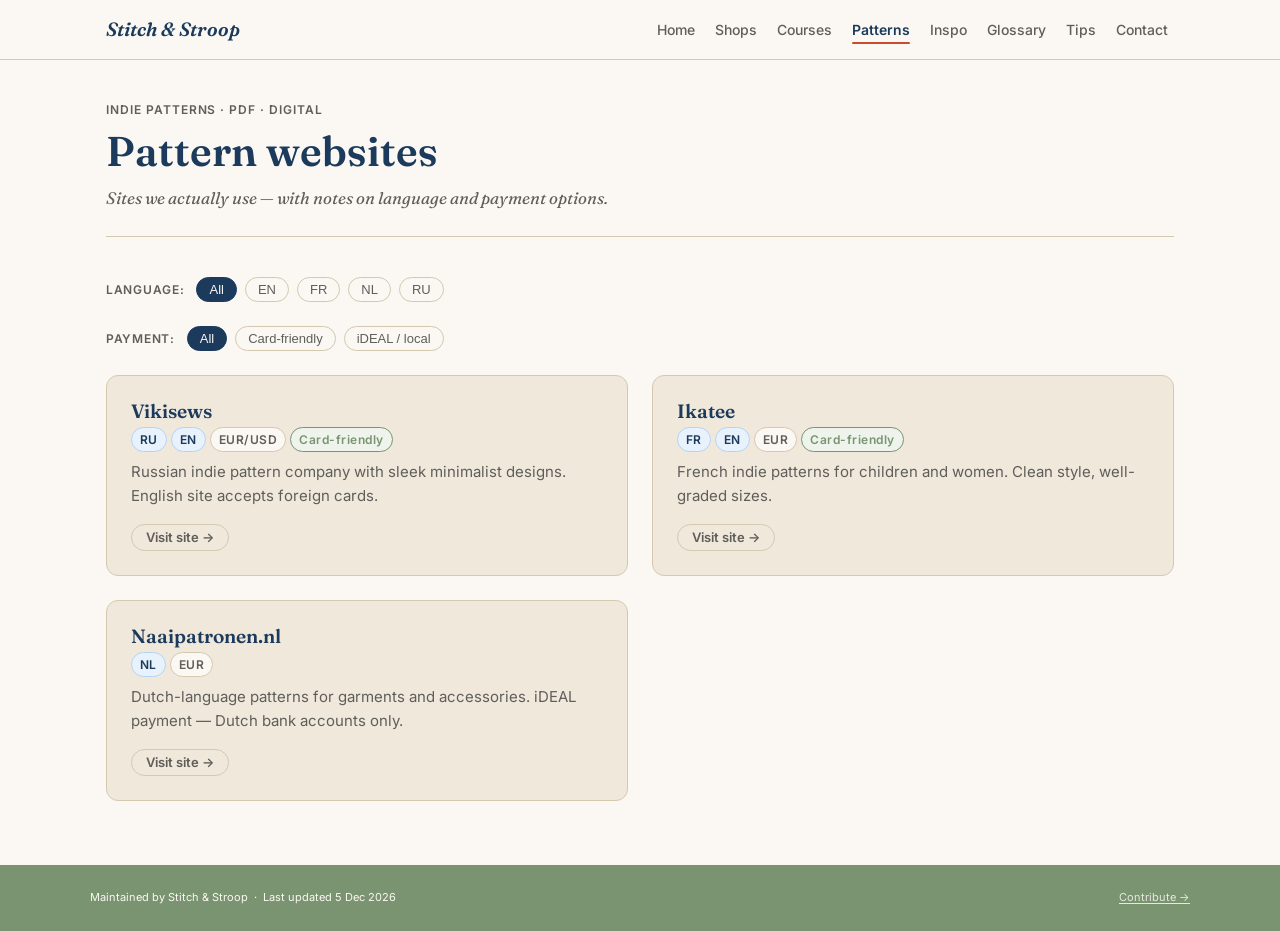
<file: patterns.html>
<!DOCTYPE html>
<html lang="en">
<head>
  <meta charset="UTF-8">
  <meta name="viewport" content="width=device-width, initial-scale=1.0">
  <title>Pattern Websites — Stitch &amp; Stroop</title>
  <meta name="description" content="Sewing pattern websites that work for sewists in the Netherlands, including foreign card payment options.">
  <link rel="icon" type="image/svg+xml" href="assets/favicon.svg">
  <link rel="stylesheet" href="css/style.css">
</head>
<body>

  <div id="site-nav"></div>

  <main>
    <div class="container">

      <header class="page-header">
        <span class="eyebrow">Indie patterns &middot; PDF &middot; digital</span>
        <h1>Pattern websites</h1>
        <p class="subtitle">Sites we actually use — with notes on language and payment options.</p>
      </header>

      <!-- Language filters -->
      <div id="lang-filters" class="filter-chips" role="group" aria-label="Filter by language"></div>

      <!-- Payment filters -->
      <div id="payment-filters" class="filter-chips" role="group" aria-label="Filter by payment type"></div>

      <!-- Pattern cards -->
      <div id="pattern-list" aria-live="polite" aria-label="Pattern site listings"></div>


    </div>
  </main>

  <div id="site-footer"></div>

  <noscript>
    <div class="container">
      <div class="noscript-warning">
        Pattern listings require JavaScript. Please enable JavaScript in your browser to view this page.
      </div>
    </div>
  </noscript>

  <script type="module" src="js/nav.js"></script>
  <script type="module" src="js/patterns.js"></script>

</body>
</html>
</file>
<file: css/style.css>
/* ============================================================
   STITCH & STROOP — Main Stylesheet
   ============================================================ */

/* Google Fonts */
@import url('https://fonts.googleapis.com/css2?family=Fraunces:ital,opsz,wght@0,9..144,300;0,9..144,400;0,9..144,600;0,9..144,700;1,9..144,300;1,9..144,400;1,9..144,600;1,9..144,700&family=Inter:wght@400;500;600&display=swap');

/* ============================================================
   CSS CUSTOM PROPERTIES
   ============================================================ */
:root {
  --color-paper:       #FBF8F3;
  --color-ink:         #1B3A5C;
  --color-sage:        #7A9471;
  --color-linen:       #EFE8DB;
  --color-warm-border: #D4C9B0;
  --color-thread:      #C84B2F;
  --color-muted:       #5F5E5A;
  --color-soft-blue:   #B5D4F4;

  --font-serif:  'Fraunces', Georgia, serif;
  --font-sans:   'Inter', system-ui, sans-serif;

  --max-width:   1100px;
  --radius-card: 12px;
  --radius-pill: 999px;

  --space-xs:  4px;
  --space-sm:  8px;
  --space-md:  16px;
  --space-lg:  24px;
  --space-xl:  40px;
  --space-2xl: 64px;

  --nav-height: 60px;
}

/* ============================================================
   RESET & BASE
   ============================================================ */
*, *::before, *::after {
  box-sizing: border-box;
  margin: 0;
  padding: 0;
}

html {
  scroll-behavior: smooth;
  font-size: 16px;
}

body {
  background-color: var(--color-paper);
  color: var(--color-ink);
  font-family: var(--font-sans);
  font-size: 1rem;
  line-height: 1.6;
  min-height: 100vh;
  display: flex;
  flex-direction: column;
}

img {
  display: block;
  max-width: 100%;
  height: auto;
}

a {
  color: var(--color-ink);
  text-decoration: underline;
  text-underline-offset: 2px;
}

a:hover {
  color: var(--color-thread);
}

ul, ol {
  padding-left: 1.4em;
}

h1, h2, h3, h4, h5, h6 {
  font-family: var(--font-serif);
  font-weight: 600;
  line-height: 1.2;
  color: var(--color-ink);
}

p {
  margin-bottom: var(--space-md);
}

p:last-child {
  margin-bottom: 0;
}

/* ============================================================
   LAYOUT UTILITIES
   ============================================================ */
.container {
  width: 100%;
  max-width: var(--max-width);
  margin-inline: auto;
  padding-inline: var(--space-md);
}

.visually-hidden {
  position: absolute;
  width: 1px;
  height: 1px;
  overflow: hidden;
  clip: rect(0 0 0 0);
  white-space: nowrap;
}

.text-muted {
  color: var(--color-muted);
}

.text-sage {
  color: var(--color-sage);
}

.text-thread {
  color: var(--color-thread);
}

.text-serif {
  font-family: var(--font-serif);
}

.mt-sm  { margin-top: var(--space-sm); }
.mt-md  { margin-top: var(--space-md); }
.mt-lg  { margin-top: var(--space-lg); }
.mt-xl  { margin-top: var(--space-xl); }
.mb-sm  { margin-bottom: var(--space-sm); }
.mb-md  { margin-bottom: var(--space-md); }
.mb-lg  { margin-bottom: var(--space-lg); }

/* ============================================================
   NAVIGATION
   ============================================================ */
#site-nav {
  /* placeholder takes no space; nav is rendered inside */
}

.site-nav {
  background: var(--color-paper);
  border-bottom: 1.5px solid var(--color-warm-border);
  position: sticky;
  top: 0;
  z-index: 100;
  height: var(--nav-height);
}

.nav-inner {
  max-width: var(--max-width);
  margin-inline: auto;
  padding-inline: var(--space-md);
  height: 100%;
  display: flex;
  align-items: center;
  justify-content: space-between;
  gap: var(--space-md);
}

.nav-brand {
  font-family: var(--font-serif);
  font-style: italic;
  font-size: 1.2rem;
  font-weight: 600;
  color: var(--color-ink);
  text-decoration: none;
  white-space: nowrap;
  flex-shrink: 0;
}

.nav-brand:hover {
  color: var(--color-thread);
}

.nav-links {
  display: flex;
  align-items: center;
  gap: var(--space-sm);
  list-style: none;
  padding: 0;
  margin: 0;
}

.nav-links a {
  font-size: 0.875rem;
  font-weight: 500;
  color: var(--color-muted);
  text-decoration: none;
  padding: 4px 6px;
  border-radius: 4px;
  white-space: nowrap;
  transition: color 0.15s;
  position: relative;
}

.nav-links a:hover {
  color: var(--color-ink);
}

.nav-links a.active {
  color: var(--color-ink);
  font-weight: 600;
}

.nav-links a.active::after {
  content: '';
  position: absolute;
  bottom: -2px;
  left: 6px;
  right: 6px;
  height: 1.5px;
  background: var(--color-thread);
  border-radius: 999px;
}

/* Hamburger */
.nav-hamburger {
  display: none;
  background: none;
  border: none;
  cursor: pointer;
  padding: var(--space-sm);
  color: var(--color-ink);
  flex-direction: column;
  gap: 5px;
  align-items: center;
  justify-content: center;
}

.nav-hamburger span {
  display: block;
  width: 22px;
  height: 2px;
  background: var(--color-ink);
  border-radius: 2px;
  transition: transform 0.2s, opacity 0.2s;
}

.nav-hamburger[aria-expanded="true"] span:nth-child(1) {
  transform: translateY(7px) rotate(45deg);
}
.nav-hamburger[aria-expanded="true"] span:nth-child(2) {
  opacity: 0;
}
.nav-hamburger[aria-expanded="true"] span:nth-child(3) {
  transform: translateY(-7px) rotate(-45deg);
}

/* Mobile nav */
.nav-mobile-menu {
  display: none;
  position: absolute;
  top: var(--nav-height);
  left: 0;
  right: 0;
  background: var(--color-paper);
  border-bottom: 1.5px solid var(--color-warm-border);
  padding: var(--space-md);
  z-index: 99;
}

.nav-mobile-menu.open {
  display: block;
}

.nav-mobile-menu ul {
  list-style: none;
  padding: 0;
  margin: 0;
  display: flex;
  flex-direction: column;
  gap: var(--space-xs);
}

.nav-mobile-menu a {
  display: block;
  padding: 10px var(--space-sm);
  font-size: 0.9375rem;
  font-weight: 500;
  color: var(--color-muted);
  text-decoration: none;
  border-radius: 6px;
}

.nav-mobile-menu a:hover,
.nav-mobile-menu a.active {
  color: var(--color-ink);
  background: var(--color-linen);
}

.nav-mobile-menu a.active {
  font-weight: 600;
}

/* ============================================================
   FOOTER
   ============================================================ */
#site-footer {
  /* placeholder */
}

.site-footer {
  background: var(--color-sage);
  color: var(--color-paper);
  margin-top: var(--space-2xl);
  padding: var(--space-lg) var(--space-md);
  font-size: 11px;
  line-height: 1.6;
}

.site-footer .footer-inner {
  max-width: var(--max-width);
  margin-inline: auto;
  display: flex;
  flex-wrap: wrap;
  align-items: center;
  justify-content: space-between;
  gap: var(--space-sm);
}

.site-footer a {
  color: var(--color-paper);
  opacity: 0.85;
  text-decoration: underline;
  text-underline-offset: 2px;
}

.site-footer a:hover {
  opacity: 1;
  color: var(--color-paper);
}

/* ============================================================
   PAGE HEADER
   ============================================================ */
.page-header {
  padding: var(--space-xl) 0 var(--space-lg);
  border-bottom: 1.5px solid var(--color-warm-border);
  margin-bottom: var(--space-xl);
}

.page-header .eyebrow {
  margin-bottom: var(--space-sm);
}

.page-header h1 {
  font-size: clamp(1.8rem, 4vw, 2.6rem);
  margin-bottom: var(--space-sm);
}

.page-header .subtitle {
  font-family: var(--font-serif);
  font-style: italic;
  color: var(--color-muted);
  font-size: 1.05rem;
}

/* ============================================================
   EYEBROW LABEL
   ============================================================ */
.eyebrow {
  display: block;
  font-size: 0.75rem;
  font-weight: 600;
  letter-spacing: 0.08em;
  text-transform: uppercase;
  color: var(--color-muted);
}

/* ============================================================
   CARDS
   ============================================================ */
.card {
  background: var(--color-linen);
  border-radius: var(--radius-card);
  border: 1.5px solid var(--color-warm-border);
  padding: var(--space-lg);
  position: relative;
}

.card-grid {
  display: grid;
  grid-template-columns: 1fr;
  gap: var(--space-lg);
}

.card-name {
  font-family: var(--font-serif);
  font-size: 1.2rem;
  font-weight: 600;
  margin-bottom: var(--space-xs);
}

.card-city {
  font-size: 0.8125rem;
  font-weight: 600;
  color: var(--color-muted);
  text-transform: uppercase;
  letter-spacing: 0.05em;
  margin-bottom: var(--space-sm);
}

.card-description {
  font-size: 0.9375rem;
  color: var(--color-muted);
  margin-bottom: var(--space-md);
}

.card-links {
  display: flex;
  flex-wrap: wrap;
  gap: var(--space-sm);
  align-items: center;
}

/* Before You Go box */
.before-you-go {
  background: var(--color-linen);
  border: 0.5px solid var(--color-warm-border);
  border-radius: 6px;
  padding: var(--space-sm) var(--space-md);
  margin-bottom: var(--space-md);
  font-size: 0.875rem;
  color: var(--color-muted);
}

.before-you-go strong {
  display: block;
  font-size: 0.6875rem;
  font-weight: 600;
  letter-spacing: 0.12em;
  text-transform: uppercase;
  color: var(--color-sage);
  margin-bottom: 4px;
}

/* PICK badge */
.badge-pick {
  position: absolute;
  top: var(--space-md);
  left: var(--space-md);
  background: var(--color-thread);
  color: #fff;
  font-size: 0.6875rem;
  font-weight: 700;
  letter-spacing: 0.08em;
  text-transform: uppercase;
  padding: 3px 8px;
  border-radius: var(--radius-pill);
}

/* Badge row */
.badge-row {
  display: flex;
  flex-wrap: wrap;
  gap: var(--space-xs);
  margin-bottom: var(--space-sm);
}

.badge {
  display: inline-flex;
  align-items: center;
  font-size: 0.75rem;
  font-weight: 600;
  letter-spacing: 0.04em;
  padding: 2px 8px;
  border-radius: var(--radius-pill);
  background: var(--color-paper);
  border: 1.5px solid var(--color-warm-border);
  color: var(--color-muted);
}

.badge-lang {
  border-color: var(--color-soft-blue);
  color: var(--color-ink);
  background: #e8f2fc;
}

.badge-card-friendly {
  border-color: var(--color-sage);
  color: var(--color-sage);
  background: #eef4ec;
}

.badge-platform {
  border-color: var(--color-warm-border);
  background: var(--color-paper);
}

/* ============================================================
   PILL BUTTONS
   ============================================================ */
.btn {
  display: inline-flex;
  align-items: center;
  gap: 6px;
  padding: 10px 18px;
  border-radius: var(--radius-pill);
  font-family: var(--font-sans);
  font-size: 0.9375rem;
  font-weight: 600;
  text-decoration: none;
  cursor: pointer;
  border: none;
  transition: background 0.15s, color 0.15s, opacity 0.15s;
  line-height: 1;
}

.btn-primary {
  background: var(--color-ink);
  color: var(--color-paper);
}

.btn-primary:hover {
  background: var(--color-thread);
  color: var(--color-paper);
}

.btn-secondary {
  background: transparent;
  color: var(--color-ink);
  border: 1.5px solid var(--color-ink);
}

.btn-secondary:hover {
  background: var(--color-ink);
  color: var(--color-paper);
}

.btn-outline {
  background: transparent;
  color: var(--color-muted);
  border: 1.5px solid var(--color-warm-border);
  font-size: 0.875rem;
  padding: 7px 14px;
}

.btn-outline:hover {
  border-color: var(--color-ink);
  color: var(--color-ink);
}

.btn-sm {
  font-size: 0.8125rem;
  padding: 6px 14px;
}

.btn-social {
  background: transparent;
  color: var(--color-sage);
  border: 1px solid var(--color-sage);
  font-size: 0.8125rem;
  padding: 6px 14px;
  opacity: 0.85;
}

.btn-social:hover {
  opacity: 1;
  background: var(--color-sage);
  color: var(--color-paper);
}

/* ============================================================
   FILTER CHIPS
   ============================================================ */
.filter-chips {
  display: flex;
  flex-wrap: wrap;
  gap: var(--space-sm);
  margin-bottom: var(--space-lg);
}

.filter-label {
  font-size: 0.75rem;
  font-weight: 600;
  color: var(--color-muted);
  text-transform: uppercase;
  letter-spacing: 0.06em;
  display: flex;
  align-items: center;
  margin-right: var(--space-xs);
  white-space: nowrap;
}

.chip {
  display: inline-flex;
  align-items: center;
  padding: 5px 12px;
  border-radius: var(--radius-pill);
  font-size: 0.8125rem;
  font-weight: 500;
  cursor: pointer;
  background: var(--color-paper);
  border: 1.5px solid var(--color-warm-border);
  color: var(--color-muted);
  transition: background 0.15s, border-color 0.15s, color 0.15s;
  user-select: none;
  line-height: 1;
}

.chip:hover {
  border-color: var(--color-ink);
  color: var(--color-ink);
}

.chip.active {
  background: var(--color-ink);
  border-color: var(--color-ink);
  color: var(--color-paper);
}

/* ============================================================
   MAP
   ============================================================ */
#map {
  height: 300px;
  width: 100%;
  border-radius: var(--radius-card);
  border: 1.5px solid var(--color-warm-border);
  margin-bottom: var(--space-lg);
  overflow: hidden;
  z-index: 1;
}

/* ============================================================
   FORMS
   ============================================================ */
.form-section {
  max-width: 680px;
}

.form-group {
  margin-bottom: var(--space-lg);
}

label {
  display: block;
  font-size: 0.875rem;
  font-weight: 600;
  color: var(--color-ink);
  margin-bottom: var(--space-xs);
}

input[type="text"],
input[type="email"],
input[type="url"],
select,
textarea {
  width: 100%;
  padding: 10px var(--space-md);
  font-family: var(--font-sans);
  font-size: 0.9375rem;
  color: var(--color-ink);
  background: var(--color-paper);
  border: 1.5px solid var(--color-warm-border);
  border-radius: 8px;
  appearance: none;
  -webkit-appearance: none;
  transition: border-color 0.15s;
  line-height: 1.5;
}

select {
  background-image: url("data:image/svg+xml,%3Csvg xmlns='http://www.w3.org/2000/svg' width='12' height='8' viewBox='0 0 12 8'%3E%3Cpath d='M1 1l5 5 5-5' stroke='%235F5E5A' stroke-width='1.5' fill='none' stroke-linecap='round' stroke-linejoin='round'/%3E%3C/svg%3E");
  background-repeat: no-repeat;
  background-position: right 14px center;
  padding-right: 36px;
  cursor: pointer;
}

textarea {
  min-height: 120px;
  resize: vertical;
}

input:focus,
select:focus,
textarea:focus {
  outline: none;
  border-color: var(--color-ink);
}

input::placeholder,
textarea::placeholder {
  color: var(--color-warm-border);
}

fieldset {
  border: none;
  padding: 0;
  margin: 0;
}

fieldset[hidden] {
  display: none;
}

.form-hint {
  display: block;
  font-size: 0.8125rem;
  color: var(--color-muted);
  margin-top: 4px;
}

.form-error {
  font-size: 0.8125rem;
  color: var(--color-thread);
  margin-top: 4px;
}

.thank-you {
  display: none;
  background: var(--color-linen);
  border: 1.5px solid var(--color-warm-border);
  border-radius: var(--radius-card);
  padding: var(--space-xl);
  text-align: center;
}

.thank-you.visible {
  display: block;
}

.thank-you h2 {
  font-size: 1.5rem;
  margin-bottom: var(--space-sm);
}

.thank-you p {
  color: var(--color-muted);
}

/* ============================================================
   GLOSSARY ROWS
   ============================================================ */
.glossary-list {
  border-top: 1.5px solid var(--color-warm-border);
}

.glossary-row {
  display: grid;
  grid-template-columns: 200px 1fr;
  gap: var(--space-md);
  padding: var(--space-md) 0;
  border-bottom: 1px solid var(--color-warm-border);
  align-items: start;
}

.glossary-nl {
  font-family: var(--font-serif);
  font-size: 1.2rem;
  font-weight: 600;
  color: var(--color-ink);
}

.glossary-lang-tag {
  display: inline-block;
  font-size: 0.6875rem;
  font-weight: 700;
  letter-spacing: 0.06em;
  text-transform: uppercase;
  color: var(--color-thread);
  border: 1px solid var(--color-thread);
  border-radius: 4px;
  padding: 1px 5px;
  margin-left: var(--space-xs);
  vertical-align: middle;
}

.glossary-translations {
  display: flex;
  flex-direction: column;
  gap: 4px;
}

.glossary-en,
.glossary-ru {
  font-size: 0.9375rem;
  color: var(--color-ink);
}

.glossary-prefix {
  font-family: var(--font-serif);
  font-style: italic;
  color: var(--color-sage);
  margin-right: 4px;
}

.glossary-note {
  font-size: 0.8125rem;
  color: var(--color-muted);
  margin-top: 4px;
}

.glossary-separator {
  grid-column: 1 / -1;
  background: var(--color-linen);
  border-bottom: 1px solid var(--color-warm-border);
  padding: var(--space-sm) 0;
  font-size: 0.75rem;
  font-weight: 700;
  text-transform: uppercase;
  letter-spacing: 0.1em;
  color: var(--color-muted);
  margin-top: var(--space-md);
}

/* ============================================================
   FAQ — DETAILS / SUMMARY
   ============================================================ */
.faq-list {
  display: flex;
  flex-direction: column;
  gap: 2px;
  border-top: 1.5px solid var(--color-warm-border);
}

details.faq-item {
  border-bottom: 1px solid var(--color-warm-border);
}

details.faq-item summary {
  padding: var(--space-md) 0;
  font-weight: 600;
  font-size: 0.9375rem;
  cursor: pointer;
  list-style: none;
  display: flex;
  justify-content: space-between;
  align-items: center;
  gap: var(--space-md);
  color: var(--color-ink);
}

details.faq-item summary::-webkit-details-marker {
  display: none;
}

details.faq-item summary::after {
  content: '+';
  font-size: 1.2rem;
  font-weight: 300;
  color: var(--color-muted);
  flex-shrink: 0;
  transition: transform 0.2s;
}

details.faq-item[open] summary::after {
  transform: rotate(45deg);
}

.faq-body {
  padding-bottom: var(--space-md);
  font-size: 0.9375rem;
  color: var(--color-muted);
  line-height: 1.7;
}

.faq-body p:not(:last-child) {
  margin-bottom: var(--space-sm);
}

/* ============================================================
   HERO (HOMEPAGE)
   ============================================================ */
.hero {
  padding: var(--space-2xl) 0 var(--space-xl);
  border-bottom: 1.5px solid var(--color-warm-border);
}

.hero h1 {
  font-size: clamp(2.4rem, 6vw, 4rem);
  font-weight: 700;
  line-height: 1.1;
  margin-bottom: var(--space-lg);
  max-width: 700px;
}

.hero h1 em {
  font-style: italic;
  color: var(--color-thread);
}

.hero-intro {
  font-size: 1.0625rem;
  color: var(--color-muted);
  max-width: 520px;
  margin-bottom: var(--space-lg);
  line-height: 1.7;
}

.hero-actions {
  display: flex;
  align-items: center;
  gap: var(--space-md);
  flex-wrap: wrap;
}

.hero-actions .link-small {
  font-size: 0.875rem;
  color: var(--color-muted);
  text-decoration: underline;
  text-underline-offset: 2px;
}

.hero-actions .link-small:hover {
  color: var(--color-ink);
}

/* This week card */
.this-week-section {
  padding: var(--space-xl) 0;
  border-bottom: 1.5px solid var(--color-warm-border);
}

.this-week-card {
  background: var(--color-linen);
  border-radius: var(--radius-card);
  border: 1.5px solid var(--color-warm-border);
  padding: var(--space-lg);
  max-width: 580px;
}

.this-week-card .eyebrow {
  margin-bottom: var(--space-sm);
}

.this-week-card h3 {
  font-size: 1.1rem;
  margin-bottom: var(--space-xs);
}

.this-week-card p {
  font-size: 0.9375rem;
  color: var(--color-muted);
  margin-bottom: var(--space-xs);
}

.this-week-date {
  font-size: 0.8125rem;
  color: var(--color-sage);
}

/* ============================================================
   TILE GRID (HOMEPAGE)
   ============================================================ */
.tiles-section {
  padding: var(--space-xl) 0 var(--space-2xl);
}

.tiles-section h2 {
  font-size: 1.3rem;
  margin-bottom: var(--space-lg);
  color: var(--color-muted);
  font-weight: 400;
}

.tile-grid {
  display: grid;
  grid-template-columns: 1fr;
  gap: var(--space-md);
}

.tile {
  display: flex;
  flex-direction: column;
  justify-content: space-between;
  padding: var(--space-lg);
  border-radius: var(--radius-card);
  border: 1.5px solid transparent;
  text-decoration: none;
  transition: transform 0.15s, border-color 0.15s;
  min-height: 160px;
  position: relative;
  overflow: hidden;
}

.tile:hover {
  transform: translateY(-2px);
  text-decoration: none;
}

.tile-arrow {
  font-size: 1.25rem;
  opacity: 0;
  transform: translateX(-4px);
  transition: opacity 0.15s, transform 0.15s;
  align-self: flex-end;
  margin-top: var(--space-md);
}

.tile:hover .tile-arrow {
  opacity: 1;
  transform: translateX(0);
}

.tile-eyebrow {
  font-size: 0.7rem;
  font-weight: 700;
  letter-spacing: 0.1em;
  text-transform: uppercase;
  margin-bottom: var(--space-sm);
  opacity: 0.7;
}

.tile-title {
  font-family: var(--font-serif);
  font-size: 1.4rem;
  font-weight: 700;
  line-height: 1.2;
  margin-bottom: var(--space-xs);
}

.tile-desc {
  font-size: 0.875rem;
  opacity: 0.75;
  line-height: 1.5;
}

/* Tile variants */
.tile--shops {
  background: var(--color-ink);
  color: var(--color-paper);
  border-color: var(--color-ink);
}

.tile--shops:hover {
  border-color: var(--color-ink);
}

.tile--courses {
  background: var(--color-linen);
  color: var(--color-ink);
  border-color: var(--color-warm-border);
}

.tile--courses:hover {
  border-color: var(--color-ink);
}

.tile--patterns {
  background: var(--color-sage);
  color: var(--color-paper);
  border-color: var(--color-sage);
}

.tile--patterns:hover {
  border-color: var(--color-sage);
}

.tile--inspo {
  background: var(--color-paper);
  color: var(--color-ink);
  border: 1.5px dashed var(--color-sage);
}

.tile--inspo:hover {
  border-color: var(--color-ink);
}

.tile--glossary {
  background: var(--color-paper);
  color: var(--color-ink);
  border-color: var(--color-warm-border);
}

.tile--glossary:hover {
  border-color: var(--color-ink);
}

/* ============================================================
   PROSE (FAQ PAGE)
   ============================================================ */
.prose {
  max-width: 680px;
  margin-inline: auto;
}

.prose h2 {
  font-size: 1.4rem;
  margin-top: var(--space-xl);
  margin-bottom: var(--space-md);
  padding-top: var(--space-xl);
  border-top: 1.5px solid var(--color-warm-border);
}

.prose h2:first-of-type {
  margin-top: 0;
  border-top: none;
  padding-top: 0;
}

.prose p {
  font-size: 0.9375rem;
  color: var(--color-muted);
  line-height: 1.75;
  margin-bottom: var(--space-md);
}

.prose ul,
.prose ol {
  font-size: 0.9375rem;
  color: var(--color-muted);
  line-height: 1.75;
  margin-bottom: var(--space-md);
}

.prose li {
  margin-bottom: var(--space-xs);
}

.prose a {
  color: var(--color-ink);
}

.prose code {
  font-family: 'Courier New', monospace;
  background: var(--color-linen);
  border: 1px solid var(--color-warm-border);
  border-radius: 4px;
  padding: 1px 5px;
  font-size: 0.875em;
}

.prose .label-example {
  background: var(--color-linen);
  border: 1.5px solid var(--color-warm-border);
  border-radius: 8px;
  padding: var(--space-md) var(--space-lg);
  font-family: var(--font-serif);
  font-size: 1rem;
  margin: var(--space-md) 0;
  display: block;
}

/* ============================================================
   NOSCRIPT
   ============================================================ */
.noscript-warning {
  background: var(--color-linen);
  border: 1.5px solid var(--color-warm-border);
  border-radius: var(--radius-card);
  padding: var(--space-lg);
  margin: var(--space-xl) 0;
  font-size: 0.9375rem;
  color: var(--color-muted);
  text-align: center;
}

/* ============================================================
   ERROR STATE
   ============================================================ */
.error-message {
  color: var(--color-sage);
  font-size: 0.9375rem;
  padding: var(--space-lg) 0;
}

/* ============================================================
   404 PAGE
   ============================================================ */
.page-404 {
  display: flex;
  flex-direction: column;
  align-items: flex-start;
  justify-content: center;
  padding: var(--space-2xl) 0;
  min-height: 60vh;
}

.page-404 h1 {
  font-size: clamp(2rem, 6vw, 3.5rem);
  margin-bottom: var(--space-lg);
}

.page-404 p {
  font-size: 1.0625rem;
  color: var(--color-muted);
  max-width: 440px;
  margin-bottom: var(--space-xl);
}

/* ============================================================
   INSPIRATION
   ============================================================ */
.inspo-section-title {
  font-size: 1rem;
  font-weight: 600;
  text-transform: uppercase;
  letter-spacing: 0.08em;
  color: var(--color-muted);
  margin-bottom: var(--space-lg);
  padding-bottom: var(--space-sm);
  border-bottom: 1.5px solid var(--color-warm-border);
}

.card-handle {
  font-size: 0.875rem;
  color: var(--color-muted);
  margin-bottom: var(--space-sm);
}

.card-image {
  width: 100%;
  aspect-ratio: 4/3;
  object-fit: cover;
  border-radius: 8px;
  margin-bottom: var(--space-md);
}

/* ============================================================
   SCHEDULE LINE
   ============================================================ */
.schedule-line {
  display: flex;
  align-items: center;
  gap: 6px;
  font-size: 0.875rem;
  color: var(--color-muted);
  margin-bottom: var(--space-sm);
}

.schedule-line::before {
  content: '◷';
  font-size: 0.8rem;
  color: var(--color-sage);
}

/* ============================================================
   RESPONSIVE STYLES
   ============================================================ */
@media (min-width: 768px) {

  /* Nav */
  .nav-hamburger {
    display: none !important;
  }

  .nav-links {
    display: flex !important;
  }

  /* Tile grid — asymmetric 3-col then 2-col */
  .tile-grid {
    grid-template-columns: 2fr 1fr 1fr;
    grid-template-rows: auto auto;
    gap: var(--space-md);
  }

  .tile:nth-child(1) {
    grid-row: 1;
    grid-column: 1;
    min-height: 220px;
  }

  .tile:nth-child(2) {
    grid-row: 1;
    grid-column: 2;
  }

  .tile:nth-child(3) {
    grid-row: 1;
    grid-column: 3;
  }

  .tile:nth-child(4) {
    grid-row: 2;
    grid-column: 1 / 3;
  }

  .tile:nth-child(5) {
    grid-row: 2;
    grid-column: 3;
  }

  /* Card grid — 2 columns */
  .card-grid {
    grid-template-columns: repeat(2, 1fr);
  }

  /* Glossary rows */
  .glossary-row {
    grid-template-columns: 220px 1fr;
  }

}

@media (max-width: 767px) {

  /* Nav — show hamburger, hide links */
  .nav-hamburger {
    display: flex;
  }

  .nav-links {
    display: none;
  }

  .site-nav {
    position: sticky;
    top: 0;
  }

  /* Glossary rows stack */
  .glossary-row {
    grid-template-columns: 1fr;
    gap: var(--space-xs);
  }

  /* Hero */
  .hero {
    padding: var(--space-xl) 0 var(--space-lg);
  }

  /* Page header */
  .page-header {
    padding: var(--space-lg) 0;
  }

  /* Footer stack */
  .site-footer .footer-inner {
    flex-direction: column;
    align-items: flex-start;
    gap: 4px;
  }

}
</file>
